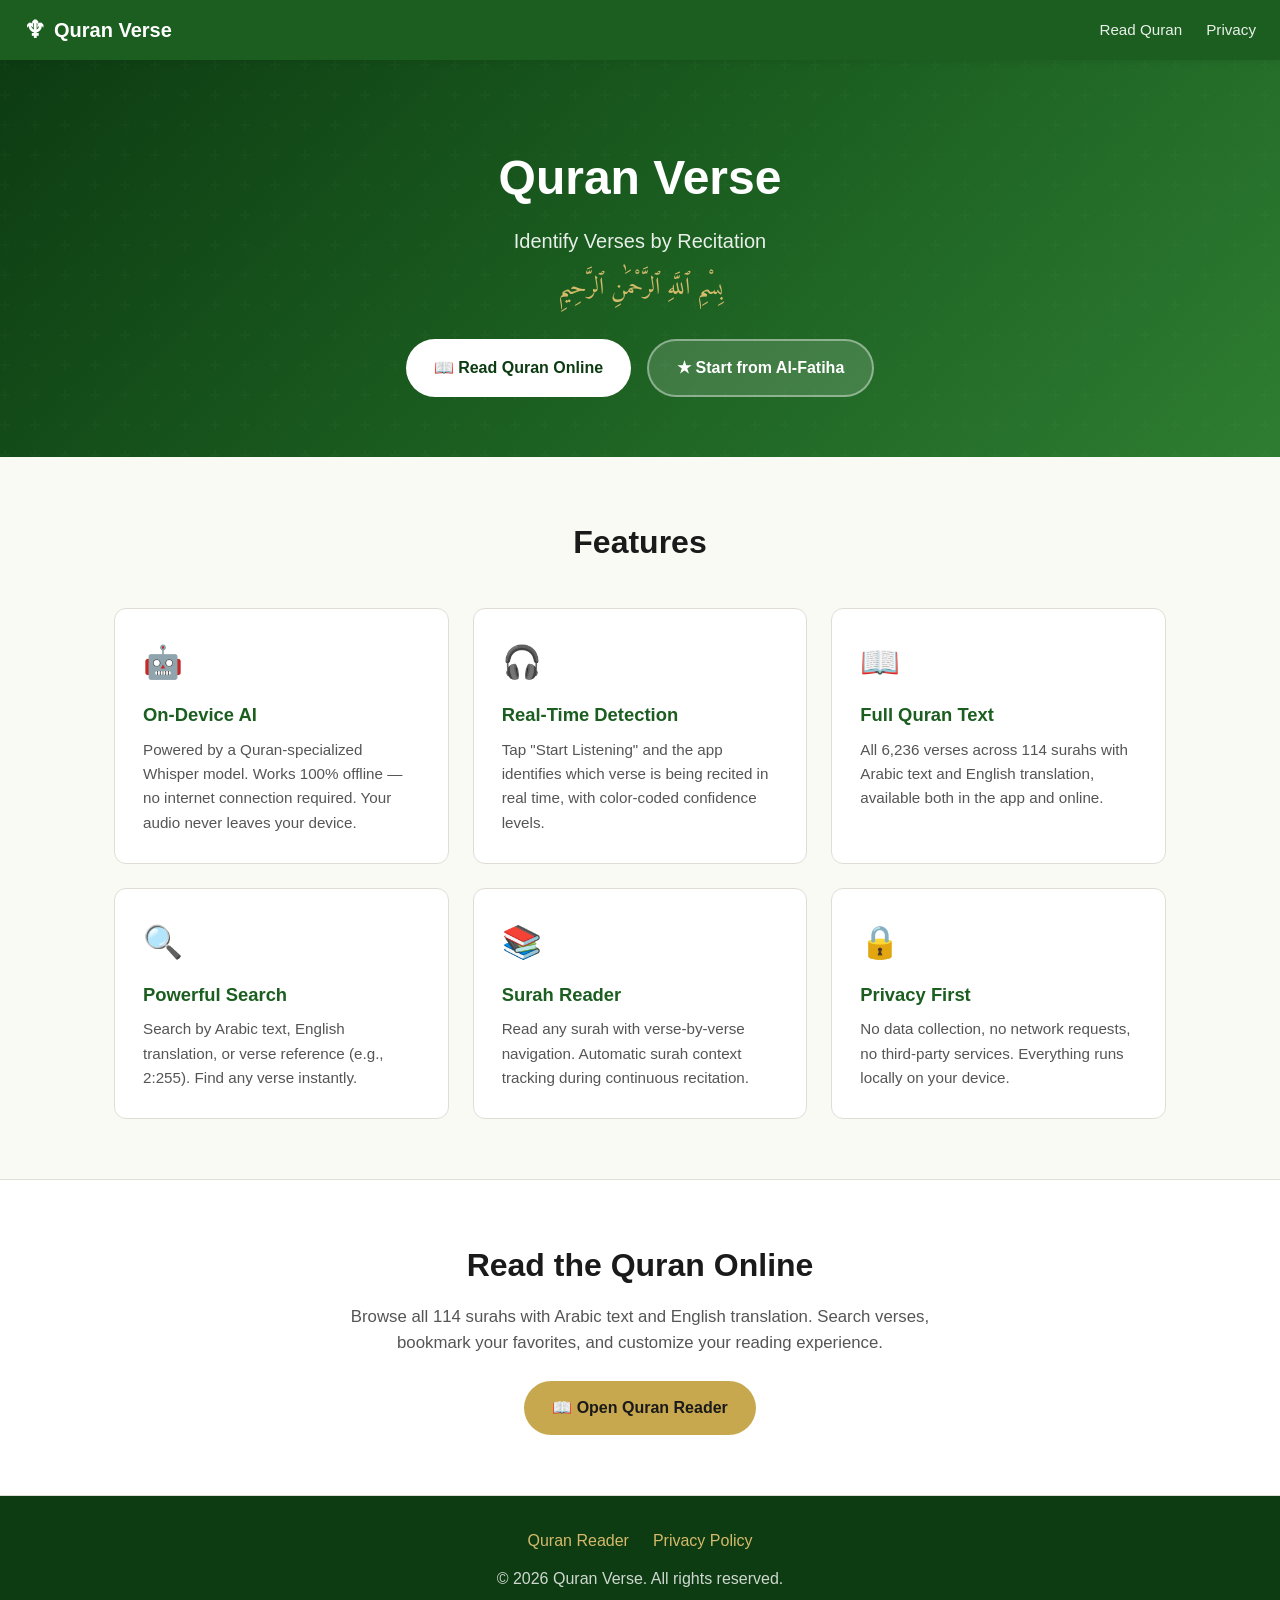
<file: index.html>
<!DOCTYPE html>
<html lang="en">
<head>
  <meta charset="UTF-8">
  <meta name="viewport" content="width=device-width, initial-scale=1.0">
  <title>Quran Verse — Identify Verses by Recitation</title>
  <meta name="description" content="Quran Verse identifies Quran verses in real time from audio recitation. 100% offline, on-device AI. Read the full Quran online with Arabic and English.">
  <link rel="preconnect" href="https://fonts.googleapis.com">
  <link rel="preconnect" href="https://fonts.gstatic.com" crossorigin>
  <link href="https://fonts.googleapis.com/css2?family=Amiri:wght@400;700&display=swap" rel="stylesheet">
  <link rel="stylesheet" href="css/style.css">
</head>
<body>
  <!-- Nav -->
  <nav class="nav">
    <a href="index.html" class="nav-brand">
      <span class="icon">&#9798;&#65039;</span> Quran Verse
    </a>
    <button class="nav-hamburger" onclick="document.querySelector('.nav-links').classList.toggle('open')" aria-label="Menu">&#9776;</button>
    <div class="nav-links">
      <a href="reader.html">Read Quran</a>
      <a href="privacy-policy.html">Privacy</a>
    </div>
  </nav>

  <!-- Hero -->
  <section class="hero">
    <div class="hero-content">
      <h1>Quran Verse</h1>
      <p class="subtitle">Identify Verses by Recitation</p>
      <p class="tagline">بِسْمِ ٱللَّهِ ٱلرَّحْمَٰنِ ٱلرَّحِيمِ</p>
      <div class="hero-buttons">
        <a href="reader.html" class="btn btn-primary">&#128214; Read Quran Online</a>
        <a href="reader.html#surah/1" class="btn btn-secondary">&#9733; Start from Al-Fatiha</a>
      </div>
    </div>
  </section>

  <!-- Features -->
  <section class="features">
    <h2>Features</h2>
    <div class="features-grid">
      <div class="feature-card">
        <span class="icon">&#129302;</span>
        <h3>On-Device AI</h3>
        <p>Powered by a Quran-specialized Whisper model. Works 100% offline — no internet connection required. Your audio never leaves your device.</p>
      </div>
      <div class="feature-card">
        <span class="icon">&#127911;</span>
        <h3>Real-Time Detection</h3>
        <p>Tap "Start Listening" and the app identifies which verse is being recited in real time, with color-coded confidence levels.</p>
      </div>
      <div class="feature-card">
        <span class="icon">&#128214;</span>
        <h3>Full Quran Text</h3>
        <p>All 6,236 verses across 114 surahs with Arabic text and English translation, available both in the app and online.</p>
      </div>
      <div class="feature-card">
        <span class="icon">&#128269;</span>
        <h3>Powerful Search</h3>
        <p>Search by Arabic text, English translation, or verse reference (e.g., 2:255). Find any verse instantly.</p>
      </div>
      <div class="feature-card">
        <span class="icon">&#128218;</span>
        <h3>Surah Reader</h3>
        <p>Read any surah with verse-by-verse navigation. Automatic surah context tracking during continuous recitation.</p>
      </div>
      <div class="feature-card">
        <span class="icon">&#128274;</span>
        <h3>Privacy First</h3>
        <p>No data collection, no network requests, no third-party services. Everything runs locally on your device.</p>
      </div>
    </div>
  </section>

  <!-- Reader Promo -->
  <section class="reader-promo">
    <h2>Read the Quran Online</h2>
    <p>Browse all 114 surahs with Arabic text and English translation. Search verses, bookmark your favorites, and customize your reading experience.</p>
    <a href="reader.html" class="btn btn-gold">&#128214; Open Quran Reader</a>
  </section>

  <!-- Footer -->
  <footer class="footer">
    <div class="footer-links">
      <a href="reader.html">Quran Reader</a>
      <a href="privacy-policy.html">Privacy Policy</a>
    </div>
    <p>&copy; 2026 Quran Verse. All rights reserved.</p>
  </footer>
</body>
</html>
</file>
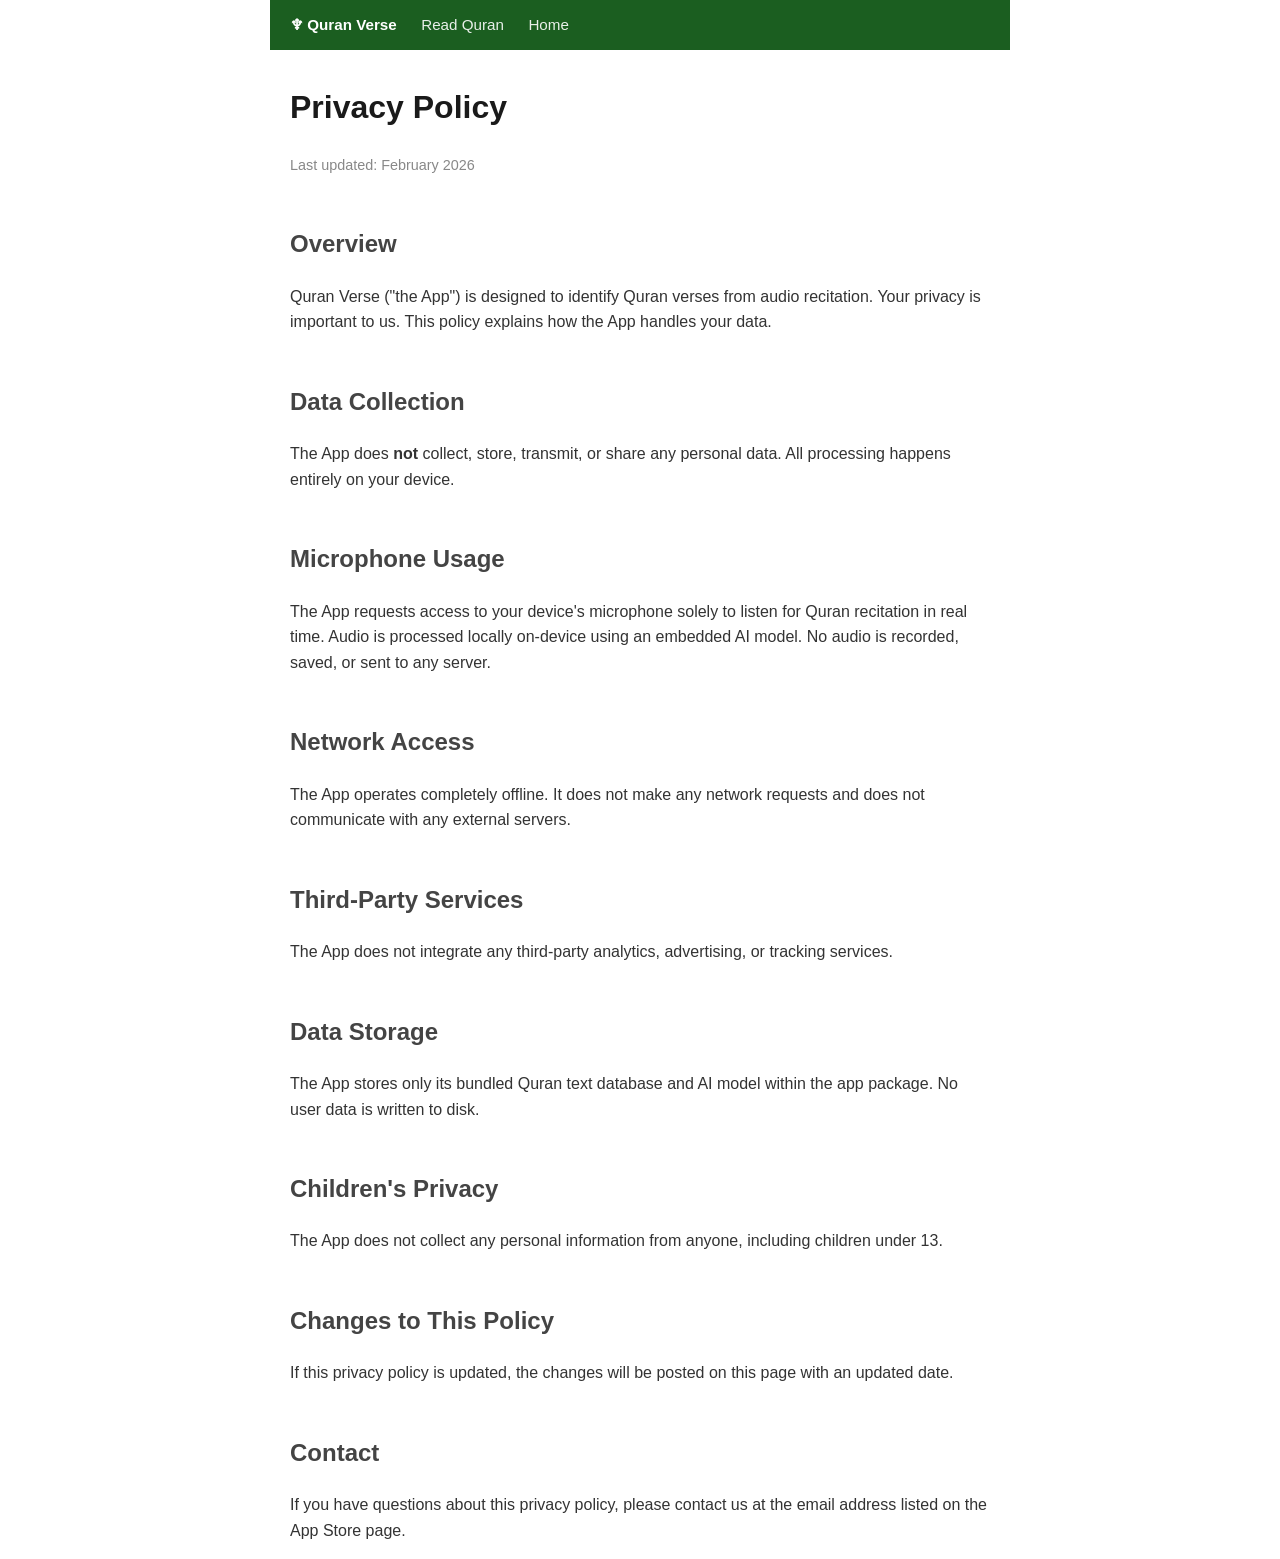
<file: privacy-policy.html>
<!DOCTYPE html>
<html lang="en">
<head>
    <meta charset="UTF-8">
    <meta name="viewport" content="width=device-width, initial-scale=1.0">
    <title>Quran Verse - Privacy Policy</title>
    <style>
        body { font-family: -apple-system, BlinkMacSystemFont, 'Segoe UI', Roboto, sans-serif; max-width: 700px; margin: 0 auto; padding: 0 20px; line-height: 1.6; color: #333; }
        h1 { color: #1a1a1a; }
        h2 { color: #444; margin-top: 2em; }
        .updated { color: #888; font-size: 0.9em; }
        .pp-nav { background: #1B5E20; margin: 0 -20px; padding: 12px 20px; margin-bottom: 32px; }
        .pp-nav a { color: rgba(255,255,255,0.9); text-decoration: none; font-size: 0.95rem; margin-right: 20px; }
        .pp-nav a:hover { color: #fff; }
        .pp-nav .brand { font-weight: 700; color: #fff; }
    </style>
</head>
<body>
    <div class="pp-nav">
        <a href="index.html" class="brand">&#9798;&#65039; Quran Verse</a>
        <a href="reader.html">Read Quran</a>
        <a href="index.html">Home</a>
    </div>
    <h1>Privacy Policy</h1>
    <p class="updated">Last updated: February 2026</p>

    <h2>Overview</h2>
    <p>Quran Verse ("the App") is designed to identify Quran verses from audio recitation. Your privacy is important to us. This policy explains how the App handles your data.</p>

    <h2>Data Collection</h2>
    <p>The App does <strong>not</strong> collect, store, transmit, or share any personal data. All processing happens entirely on your device.</p>

    <h2>Microphone Usage</h2>
    <p>The App requests access to your device's microphone solely to listen for Quran recitation in real time. Audio is processed locally on-device using an embedded AI model. No audio is recorded, saved, or sent to any server.</p>

    <h2>Network Access</h2>
    <p>The App operates completely offline. It does not make any network requests and does not communicate with any external servers.</p>

    <h2>Third-Party Services</h2>
    <p>The App does not integrate any third-party analytics, advertising, or tracking services.</p>

    <h2>Data Storage</h2>
    <p>The App stores only its bundled Quran text database and AI model within the app package. No user data is written to disk.</p>

    <h2>Children's Privacy</h2>
    <p>The App does not collect any personal information from anyone, including children under 13.</p>

    <h2>Changes to This Policy</h2>
    <p>If this privacy policy is updated, the changes will be posted on this page with an updated date.</p>

    <h2>Contact</h2>
    <p>If you have questions about this privacy policy, please contact us at the email address listed on the App Store page.</p>
</body>
</html>
</file>
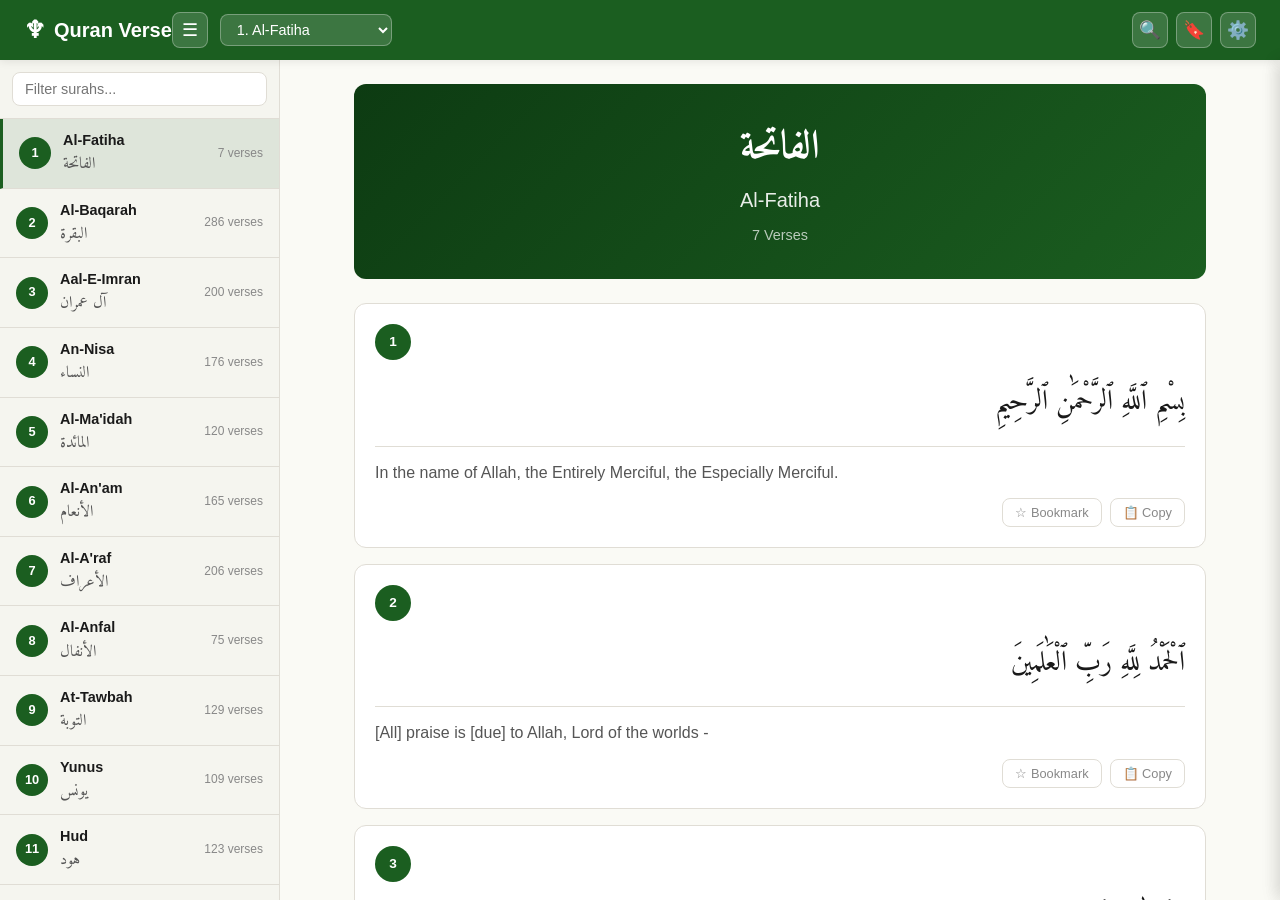
<file: reader.html>
<!DOCTYPE html>
<html lang="en">
<head>
  <meta charset="UTF-8">
  <meta name="viewport" content="width=device-width, initial-scale=1.0">
  <title>Quran Reader — quranonline.ca</title>
  <meta name="description" content="Read the Holy Quran online with Arabic text and English translation. Browse all 114 surahs, search verses, and bookmark your favorites.">
  <link rel="preconnect" href="https://fonts.googleapis.com">
  <link rel="preconnect" href="https://fonts.gstatic.com" crossorigin>
  <link href="https://fonts.googleapis.com/css2?family=Amiri:wght@400;700&display=swap" rel="stylesheet">
  <link rel="stylesheet" href="css/style.css">
</head>
<body>
  <!-- Nav / Header -->
  <nav class="nav">
    <a href="index.html" class="nav-brand">
      <span class="icon">&#9798;&#65039;</span> Quran Verse
    </a>
    <div class="reader-header">
      <button class="header-btn" id="sidebar-toggle" title="Surah List" aria-label="Toggle surah list">&#9776;</button>
      <select class="surah-selector" id="surah-selector" aria-label="Select Surah"></select>
    </div>
    <div class="header-actions">
      <button class="header-btn" id="search-btn" title="Search (/)">&#128269;</button>
      <button class="header-btn" id="bookmarks-btn" title="Bookmarks">&#128278;</button>
      <button class="header-btn" id="settings-btn" title="Settings">&#9881;&#65039;</button>
    </div>
  </nav>

  <!-- Sidebar overlay (mobile) -->
  <div class="sidebar-overlay" id="sidebar-overlay"></div>

  <!-- Sidebar -->
  <div class="reader-layout">
    <aside class="sidebar" id="sidebar">
      <div class="sidebar-search">
        <input type="text" id="sidebar-filter" placeholder="Filter surahs...">
      </div>
      <ul class="surah-list" id="surah-list"></ul>
    </aside>

    <!-- Main Content -->
    <main class="main-content" id="main-content">
      <div class="loading" id="loading">
        <div class="loading-spinner"></div>
        Loading Quran data...
      </div>
    </main>
  </div>

  <!-- Search Overlay -->
  <div class="search-overlay" id="search-overlay">
    <div class="search-panel">
      <div class="search-input-wrap">
        <input type="text" id="search-input" placeholder="Search by verse reference (2:255), Arabic, or English...">
      </div>
      <div class="search-results" id="search-results">
        <div class="search-hint">Type to search across all 6,236 verses</div>
      </div>
    </div>
  </div>

  <!-- Settings Panel -->
  <div class="settings-panel" id="settings-panel">
    <h3>Settings</h3>
    <div class="setting-group">
      <div class="theme-toggle">
        <label>Dark Mode</label>
        <div class="toggle-switch" id="theme-toggle"></div>
      </div>
    </div>
    <div class="setting-group">
      <label>Font Size</label>
      <div class="setting-options">
        <div class="setting-option" data-size="small">Small</div>
        <div class="setting-option active" data-size="medium">Medium</div>
        <div class="setting-option" data-size="large">Large</div>
      </div>
    </div>
  </div>

  <!-- Bookmarks Panel -->
  <div class="bookmarks-panel" id="bookmarks-panel">
    <div class="bookmarks-header">Bookmarks</div>
    <div class="bookmarks-list" id="bookmarks-list">
      <div class="bookmarks-empty">No bookmarks yet. Click the bookmark icon on any verse to save it.</div>
    </div>
  </div>

  <script src="js/surah-data.js"></script>
  <script src="js/app.js"></script>
</body>
</html>
</file>
<file: css/style.css>
/* ===== CSS Custom Properties ===== */
:root {
  --primary: #1B5E20;
  --primary-light: #2E7D32;
  --primary-dark: #0D3B12;
  --gold: #C8A84E;
  --gold-light: #D4BA6A;
  --bg: #FAFAF5;
  --bg-card: #FFFFFF;
  --bg-sidebar: #F5F5EF;
  --text: #1A1A1A;
  --text-secondary: #555;
  --text-muted: #888;
  --border: #E0DDD5;
  --shadow: rgba(0,0,0,0.08);
  --radius: 12px;
  --radius-sm: 8px;
  --font-arabic: 'Amiri', 'Traditional Arabic', serif;
  --font-body: -apple-system, BlinkMacSystemFont, 'Segoe UI', Roboto, sans-serif;
  --sidebar-width: 280px;
  --header-height: 60px;
}

[data-theme="dark"] {
  --primary: #4CAF50;
  --primary-light: #66BB6A;
  --primary-dark: #388E3C;
  --gold: #D4BA6A;
  --gold-light: #E0CC8A;
  --bg: #121212;
  --bg-card: #1E1E1E;
  --bg-sidebar: #181818;
  --text: #E0E0E0;
  --text-secondary: #AAA;
  --text-muted: #777;
  --border: #333;
  --shadow: rgba(0,0,0,0.3);
}

/* ===== Reset ===== */
*, *::before, *::after { box-sizing: border-box; margin: 0; padding: 0; }
html { scroll-behavior: smooth; }
body {
  font-family: var(--font-body);
  background: var(--bg);
  color: var(--text);
  line-height: 1.6;
  -webkit-font-smoothing: antialiased;
}
a { color: var(--primary); text-decoration: none; }
a:hover { text-decoration: underline; }

/* ===== Shared Nav ===== */
.nav {
  background: var(--primary);
  color: #fff;
  padding: 0 24px;
  height: var(--header-height);
  display: flex;
  align-items: center;
  justify-content: space-between;
  position: sticky;
  top: 0;
  z-index: 100;
  box-shadow: 0 2px 8px var(--shadow);
}
.nav-brand {
  font-size: 1.25rem;
  font-weight: 700;
  color: #fff;
  display: flex;
  align-items: center;
  gap: 8px;
}
.nav-brand:hover { text-decoration: none; }
.nav-brand .icon { font-size: 1.5rem; }
.nav-links { display: flex; gap: 24px; align-items: center; }
.nav-links a {
  color: rgba(255,255,255,0.9);
  font-size: 0.95rem;
  font-weight: 500;
  transition: color 0.2s;
}
.nav-links a:hover { color: #fff; text-decoration: none; }
.nav-hamburger {
  display: none;
  background: none;
  border: none;
  color: #fff;
  font-size: 1.5rem;
  cursor: pointer;
  padding: 4px;
}

/* ===== Landing Page ===== */
.hero {
  background: linear-gradient(135deg, var(--primary-dark) 0%, var(--primary) 50%, var(--primary-light) 100%);
  color: #fff;
  text-align: center;
  padding: 80px 24px 60px;
  position: relative;
  overflow: hidden;
}
.hero::before {
  content: '';
  position: absolute;
  top: 0; left: 0; right: 0; bottom: 0;
  background: url("data:image/svg+xml,%3Csvg width='60' height='60' viewBox='0 0 60 60' xmlns='http://www.w3.org/2000/svg'%3E%3Cg fill='none' fill-rule='evenodd'%3E%3Cg fill='%23ffffff' fill-opacity='0.03'%3E%3Cpath d='M36 34v-4h-2v4h-4v2h4v4h2v-4h4v-2h-4zm0-30V0h-2v4h-4v2h4v4h2V6h4V4h-4zM6 34v-4H4v4H0v2h4v4h2v-4h4v-2H6zM6 4V0H4v4H0v2h4v4h2V6h4V4H6z'/%3E%3C/g%3E%3C/g%3E%3C/svg%3E");
  opacity: 0.5;
}
.hero-content { position: relative; z-index: 1; max-width: 700px; margin: 0 auto; }
.hero h1 { font-size: 3rem; font-weight: 800; margin-bottom: 8px; }
.hero .subtitle {
  font-size: 1.25rem;
  opacity: 0.9;
  margin-bottom: 12px;
  font-weight: 300;
}
.hero .tagline {
  font-family: var(--font-arabic);
  font-size: 1.5rem;
  color: var(--gold-light);
  margin-bottom: 32px;
  direction: rtl;
}
.hero-buttons { display: flex; gap: 16px; justify-content: center; flex-wrap: wrap; }
.btn {
  display: inline-flex;
  align-items: center;
  gap: 8px;
  padding: 14px 28px;
  border-radius: 50px;
  font-size: 1rem;
  font-weight: 600;
  cursor: pointer;
  border: none;
  transition: transform 0.2s, box-shadow 0.2s;
}
.btn:hover { transform: translateY(-2px); box-shadow: 0 4px 16px rgba(0,0,0,0.2); text-decoration: none; }
.btn-primary { background: #fff; color: var(--primary-dark); }
.btn-secondary { background: rgba(255,255,255,0.15); color: #fff; border: 2px solid rgba(255,255,255,0.4); }
.btn-gold { background: var(--gold); color: #1a1a1a; }

/* Features Grid */
.features {
  max-width: 1100px;
  margin: 0 auto;
  padding: 60px 24px;
}
.features h2 {
  text-align: center;
  font-size: 2rem;
  margin-bottom: 40px;
  color: var(--text);
}
.features-grid {
  display: grid;
  grid-template-columns: repeat(auto-fit, minmax(300px, 1fr));
  gap: 24px;
}
.feature-card {
  background: var(--bg-card);
  border: 1px solid var(--border);
  border-radius: var(--radius);
  padding: 28px;
  transition: transform 0.2s, box-shadow 0.2s;
}
.feature-card:hover {
  transform: translateY(-4px);
  box-shadow: 0 8px 24px var(--shadow);
}
.feature-card .icon {
  font-size: 2rem;
  margin-bottom: 12px;
  display: block;
}
.feature-card h3 {
  font-size: 1.15rem;
  margin-bottom: 8px;
  color: var(--primary);
}
[data-theme="dark"] .feature-card h3 { color: var(--primary-light); }
.feature-card p { color: var(--text-secondary); font-size: 0.95rem; }

/* Reader Promo */
.reader-promo {
  background: var(--bg-card);
  border-top: 1px solid var(--border);
  border-bottom: 1px solid var(--border);
  padding: 60px 24px;
  text-align: center;
}
.reader-promo h2 { font-size: 2rem; margin-bottom: 12px; }
.reader-promo p { color: var(--text-secondary); max-width: 600px; margin: 0 auto 24px; font-size: 1.05rem; }

/* Footer */
.footer {
  background: var(--primary-dark);
  color: rgba(255,255,255,0.8);
  text-align: center;
  padding: 32px 24px;
}
.footer a { color: var(--gold-light); }
.footer-links { display: flex; gap: 24px; justify-content: center; margin-bottom: 12px; flex-wrap: wrap; }

/* ===== Reader Layout ===== */
.reader-layout {
  display: flex;
  height: calc(100vh - var(--header-height));
}

/* Sidebar */
.sidebar {
  width: var(--sidebar-width);
  background: var(--bg-sidebar);
  border-right: 1px solid var(--border);
  overflow-y: auto;
  flex-shrink: 0;
  transition: transform 0.3s ease;
}
.sidebar-search {
  padding: 12px;
  position: sticky;
  top: 0;
  background: var(--bg-sidebar);
  border-bottom: 1px solid var(--border);
  z-index: 1;
}
.sidebar-search input {
  width: 100%;
  padding: 8px 12px;
  border: 1px solid var(--border);
  border-radius: var(--radius-sm);
  background: var(--bg-card);
  color: var(--text);
  font-size: 0.9rem;
  outline: none;
}
.sidebar-search input:focus { border-color: var(--primary); }
.surah-list { list-style: none; }
.surah-item {
  padding: 10px 16px;
  cursor: pointer;
  display: flex;
  align-items: center;
  gap: 12px;
  border-bottom: 1px solid var(--border);
  transition: background 0.15s;
}
.surah-item:hover { background: rgba(27,94,32,0.06); }
[data-theme="dark"] .surah-item:hover { background: rgba(76,175,80,0.1); }
.surah-item.active {
  background: rgba(27,94,32,0.1);
  border-left: 3px solid var(--primary);
}
[data-theme="dark"] .surah-item.active { background: rgba(76,175,80,0.15); }
.surah-num {
  width: 32px;
  height: 32px;
  background: var(--primary);
  color: #fff;
  border-radius: 50%;
  display: flex;
  align-items: center;
  justify-content: center;
  font-size: 0.8rem;
  font-weight: 700;
  flex-shrink: 0;
}
.surah-info { flex: 1; min-width: 0; }
.surah-name-en {
  font-size: 0.9rem;
  font-weight: 600;
  color: var(--text);
  white-space: nowrap;
  overflow: hidden;
  text-overflow: ellipsis;
}
.surah-name-ar {
  font-family: var(--font-arabic);
  font-size: 1rem;
  color: var(--text-secondary);
  direction: rtl;
}
.surah-verses {
  font-size: 0.75rem;
  color: var(--text-muted);
}

/* Main Content */
.main-content {
  flex: 1;
  overflow-y: auto;
  padding: 24px;
  max-width: 900px;
  margin: 0 auto;
  width: 100%;
}

/* Surah Header Card */
.surah-header {
  background: linear-gradient(135deg, var(--primary-dark), var(--primary));
  color: #fff;
  border-radius: var(--radius);
  padding: 32px;
  text-align: center;
  margin-bottom: 24px;
}
.surah-header h1 {
  font-family: var(--font-arabic);
  font-size: 2.5rem;
  margin-bottom: 4px;
}
.surah-header h2 {
  font-size: 1.25rem;
  font-weight: 400;
  opacity: 0.9;
  margin-bottom: 8px;
}
.surah-header .verse-count {
  font-size: 0.9rem;
  opacity: 0.7;
}
.bismillah {
  font-family: var(--font-arabic);
  font-size: 1.75rem;
  color: var(--gold);
  text-align: center;
  margin-bottom: 24px;
  direction: rtl;
  padding: 16px 0;
  border-bottom: 1px solid var(--border);
}

/* Verse Cards */
.verse-card {
  background: var(--bg-card);
  border: 1px solid var(--border);
  border-radius: var(--radius);
  padding: 20px;
  margin-bottom: 16px;
  transition: box-shadow 0.2s;
  position: relative;
}
.verse-card:hover { box-shadow: 0 4px 16px var(--shadow); }
.verse-card.highlighted {
  border-color: var(--gold);
  box-shadow: 0 0 0 2px var(--gold), 0 4px 16px var(--shadow);
}
.verse-number-badge {
  display: inline-flex;
  align-items: center;
  justify-content: center;
  width: 36px;
  height: 36px;
  background: var(--primary);
  color: #fff;
  border-radius: 50%;
  font-size: 0.85rem;
  font-weight: 700;
  margin-bottom: 12px;
}
.verse-arabic {
  font-family: var(--font-arabic);
  font-size: 1.75rem;
  line-height: 2.2;
  direction: rtl;
  text-align: right;
  color: var(--text);
  margin-bottom: 12px;
  padding-bottom: 12px;
  border-bottom: 1px solid var(--border);
}
.verse-english {
  font-size: 1rem;
  color: var(--text-secondary);
  line-height: 1.7;
}
.verse-actions {
  display: flex;
  gap: 8px;
  margin-top: 12px;
  justify-content: flex-end;
}
.verse-action-btn {
  background: none;
  border: 1px solid var(--border);
  border-radius: var(--radius-sm);
  padding: 6px 12px;
  font-size: 0.8rem;
  color: var(--text-muted);
  cursor: pointer;
  transition: all 0.2s;
  display: flex;
  align-items: center;
  gap: 4px;
}
.verse-action-btn:hover { border-color: var(--primary); color: var(--primary); }
.verse-action-btn.bookmarked { color: var(--gold); border-color: var(--gold); }

/* Font size variants */
.font-small .verse-arabic { font-size: 1.4rem; line-height: 1.9; }
.font-small .verse-english { font-size: 0.9rem; }
.font-large .verse-arabic { font-size: 2.2rem; line-height: 2.5; }
.font-large .verse-english { font-size: 1.1rem; }

/* ===== Reader Header ===== */
.reader-header {
  display: flex;
  align-items: center;
  gap: 12px;
  flex: 1;
}
.surah-selector {
  background: rgba(255,255,255,0.15);
  border: 1px solid rgba(255,255,255,0.3);
  color: #fff;
  padding: 6px 12px;
  border-radius: var(--radius-sm);
  font-size: 0.9rem;
  cursor: pointer;
  outline: none;
  max-width: 200px;
}
.surah-selector option { background: var(--bg-card); color: var(--text); }
.header-actions { display: flex; gap: 8px; }
.header-btn {
  background: rgba(255,255,255,0.15);
  border: 1px solid rgba(255,255,255,0.3);
  color: #fff;
  width: 36px;
  height: 36px;
  border-radius: var(--radius-sm);
  display: flex;
  align-items: center;
  justify-content: center;
  cursor: pointer;
  font-size: 1.1rem;
  transition: background 0.2s;
}
.header-btn:hover { background: rgba(255,255,255,0.25); }

/* ===== Search Overlay ===== */
.search-overlay {
  position: fixed;
  top: 0; left: 0; right: 0; bottom: 0;
  background: rgba(0,0,0,0.5);
  z-index: 200;
  display: none;
  align-items: flex-start;
  justify-content: center;
  padding: 80px 24px;
}
.search-overlay.active { display: flex; }
.search-panel {
  background: var(--bg-card);
  border-radius: var(--radius);
  width: 100%;
  max-width: 600px;
  max-height: 70vh;
  display: flex;
  flex-direction: column;
  box-shadow: 0 16px 48px rgba(0,0,0,0.2);
}
.search-input-wrap {
  padding: 16px;
  border-bottom: 1px solid var(--border);
}
.search-input-wrap input {
  width: 100%;
  padding: 12px 16px;
  border: 2px solid var(--border);
  border-radius: var(--radius-sm);
  font-size: 1rem;
  background: var(--bg);
  color: var(--text);
  outline: none;
}
.search-input-wrap input:focus { border-color: var(--primary); }
.search-results {
  flex: 1;
  overflow-y: auto;
  padding: 8px;
}
.search-result-item {
  padding: 12px;
  border-radius: var(--radius-sm);
  cursor: pointer;
  transition: background 0.15s;
}
.search-result-item:hover { background: rgba(27,94,32,0.06); }
[data-theme="dark"] .search-result-item:hover { background: rgba(76,175,80,0.1); }
.search-result-key {
  font-size: 0.8rem;
  color: var(--primary);
  font-weight: 600;
  margin-bottom: 4px;
}
.search-result-arabic {
  font-family: var(--font-arabic);
  font-size: 1.1rem;
  direction: rtl;
  text-align: right;
  color: var(--text);
  margin-bottom: 4px;
}
.search-result-english {
  font-size: 0.85rem;
  color: var(--text-secondary);
  white-space: nowrap;
  overflow: hidden;
  text-overflow: ellipsis;
}
.search-hint {
  text-align: center;
  padding: 32px;
  color: var(--text-muted);
  font-size: 0.9rem;
}

/* ===== Settings Panel ===== */
.settings-panel {
  position: fixed;
  top: var(--header-height);
  right: 0;
  width: 300px;
  height: calc(100vh - var(--header-height));
  background: var(--bg-card);
  border-left: 1px solid var(--border);
  z-index: 150;
  padding: 24px;
  transform: translateX(100%);
  transition: transform 0.3s ease;
  box-shadow: -4px 0 16px var(--shadow);
  overflow-y: auto;
}
.settings-panel.active { transform: translateX(0); }
.settings-panel h3 { margin-bottom: 20px; font-size: 1.1rem; }
.setting-group { margin-bottom: 24px; }
.setting-group label {
  display: block;
  font-size: 0.85rem;
  color: var(--text-secondary);
  margin-bottom: 8px;
  font-weight: 600;
}
.setting-options { display: flex; gap: 8px; }
.setting-option {
  flex: 1;
  padding: 8px;
  border: 1px solid var(--border);
  border-radius: var(--radius-sm);
  text-align: center;
  cursor: pointer;
  font-size: 0.85rem;
  background: var(--bg);
  color: var(--text);
  transition: all 0.2s;
}
.setting-option:hover { border-color: var(--primary); }
.setting-option.active {
  background: var(--primary);
  color: #fff;
  border-color: var(--primary);
}
.theme-toggle {
  display: flex;
  align-items: center;
  justify-content: space-between;
  padding: 12px 0;
}
.toggle-switch {
  position: relative;
  width: 48px;
  height: 26px;
  background: var(--border);
  border-radius: 13px;
  cursor: pointer;
  transition: background 0.3s;
}
.toggle-switch.active { background: var(--primary); }
.toggle-switch::after {
  content: '';
  position: absolute;
  top: 3px;
  left: 3px;
  width: 20px;
  height: 20px;
  background: #fff;
  border-radius: 50%;
  transition: transform 0.3s;
}
.toggle-switch.active::after { transform: translateX(22px); }

/* ===== Bookmarks Panel ===== */
.bookmarks-panel {
  position: fixed;
  top: var(--header-height);
  right: 0;
  width: 340px;
  height: calc(100vh - var(--header-height));
  background: var(--bg-card);
  border-left: 1px solid var(--border);
  z-index: 150;
  transform: translateX(100%);
  transition: transform 0.3s ease;
  box-shadow: -4px 0 16px var(--shadow);
  display: flex;
  flex-direction: column;
}
.bookmarks-panel.active { transform: translateX(0); }
.bookmarks-header {
  padding: 16px;
  border-bottom: 1px solid var(--border);
  font-weight: 600;
  font-size: 1.05rem;
}
.bookmarks-list {
  flex: 1;
  overflow-y: auto;
  padding: 8px;
}
.bookmark-item {
  padding: 12px;
  border-radius: var(--radius-sm);
  cursor: pointer;
  border-bottom: 1px solid var(--border);
  transition: background 0.15s;
}
.bookmark-item:hover { background: rgba(27,94,32,0.06); }
[data-theme="dark"] .bookmark-item:hover { background: rgba(76,175,80,0.1); }
.bookmark-key { font-weight: 600; color: var(--primary); font-size: 0.85rem; margin-bottom: 4px; }
.bookmark-text {
  font-size: 0.85rem;
  color: var(--text-secondary);
  white-space: nowrap;
  overflow: hidden;
  text-overflow: ellipsis;
}
.bookmark-remove {
  float: right;
  background: none;
  border: none;
  color: var(--text-muted);
  cursor: pointer;
  font-size: 1rem;
  padding: 0 4px;
}
.bookmark-remove:hover { color: #e53935; }
.bookmarks-empty {
  text-align: center;
  padding: 40px 24px;
  color: var(--text-muted);
}

/* ===== Loading ===== */
.loading {
  display: flex;
  align-items: center;
  justify-content: center;
  height: 200px;
  color: var(--text-muted);
  font-size: 1rem;
}
.loading-spinner {
  width: 32px;
  height: 32px;
  border: 3px solid var(--border);
  border-top-color: var(--primary);
  border-radius: 50%;
  animation: spin 0.8s linear infinite;
  margin-right: 12px;
}
@keyframes spin { to { transform: rotate(360deg); } }

/* ===== Surah Nav (bottom of verse list) ===== */
.surah-nav {
  display: flex;
  justify-content: space-between;
  align-items: center;
  padding: 24px 0;
  margin-top: 16px;
  border-top: 1px solid var(--border);
}
.surah-nav-btn {
  display: inline-flex;
  align-items: center;
  gap: 8px;
  padding: 10px 20px;
  background: var(--bg-card);
  border: 1px solid var(--border);
  border-radius: var(--radius-sm);
  color: var(--text);
  cursor: pointer;
  font-size: 0.9rem;
  transition: all 0.2s;
}
.surah-nav-btn:hover {
  border-color: var(--primary);
  color: var(--primary);
}
.surah-nav-btn:disabled {
  opacity: 0.4;
  cursor: default;
}

/* ===== Responsive ===== */
@media (max-width: 768px) {
  .nav-links { display: none; }
  .nav-links.open {
    display: flex;
    flex-direction: column;
    position: absolute;
    top: var(--header-height);
    left: 0; right: 0;
    background: var(--primary);
    padding: 16px 24px;
    gap: 16px;
    box-shadow: 0 4px 16px var(--shadow);
  }
  .nav-hamburger { display: block; }

  .hero h1 { font-size: 2rem; }
  .hero .subtitle { font-size: 1rem; }
  .hero .tagline { font-size: 1.2rem; }

  .features-grid { grid-template-columns: 1fr; }

  /* Reader mobile */
  .sidebar {
    position: fixed;
    top: var(--header-height);
    left: 0;
    bottom: 0;
    z-index: 150;
    transform: translateX(-100%);
    box-shadow: 4px 0 16px var(--shadow);
  }
  .sidebar.open { transform: translateX(0); }
  .sidebar-overlay {
    position: fixed;
    top: var(--header-height);
    left: 0; right: 0; bottom: 0;
    background: rgba(0,0,0,0.4);
    z-index: 140;
    display: none;
  }
  .sidebar-overlay.active { display: block; }

  .main-content { padding: 16px; }
  .surah-header { padding: 24px 16px; }
  .surah-header h1 { font-size: 2rem; }
  .verse-arabic { font-size: 1.4rem; line-height: 2; }

  .settings-panel, .bookmarks-panel { width: 100%; }

  .search-overlay { padding: 20px 16px; }
}

/* ===== Scrollbar ===== */
::-webkit-scrollbar { width: 6px; }
::-webkit-scrollbar-track { background: transparent; }
::-webkit-scrollbar-thumb { background: var(--border); border-radius: 3px; }
::-webkit-scrollbar-thumb:hover { background: var(--text-muted); }

/* ===== Print ===== */
@media print {
  .nav, .sidebar, .header-actions, .verse-actions, .surah-nav { display: none !important; }
  .main-content { padding: 0; max-width: 100%; }
  .verse-card { break-inside: avoid; border: none; padding: 12px 0; }
}
</file>
